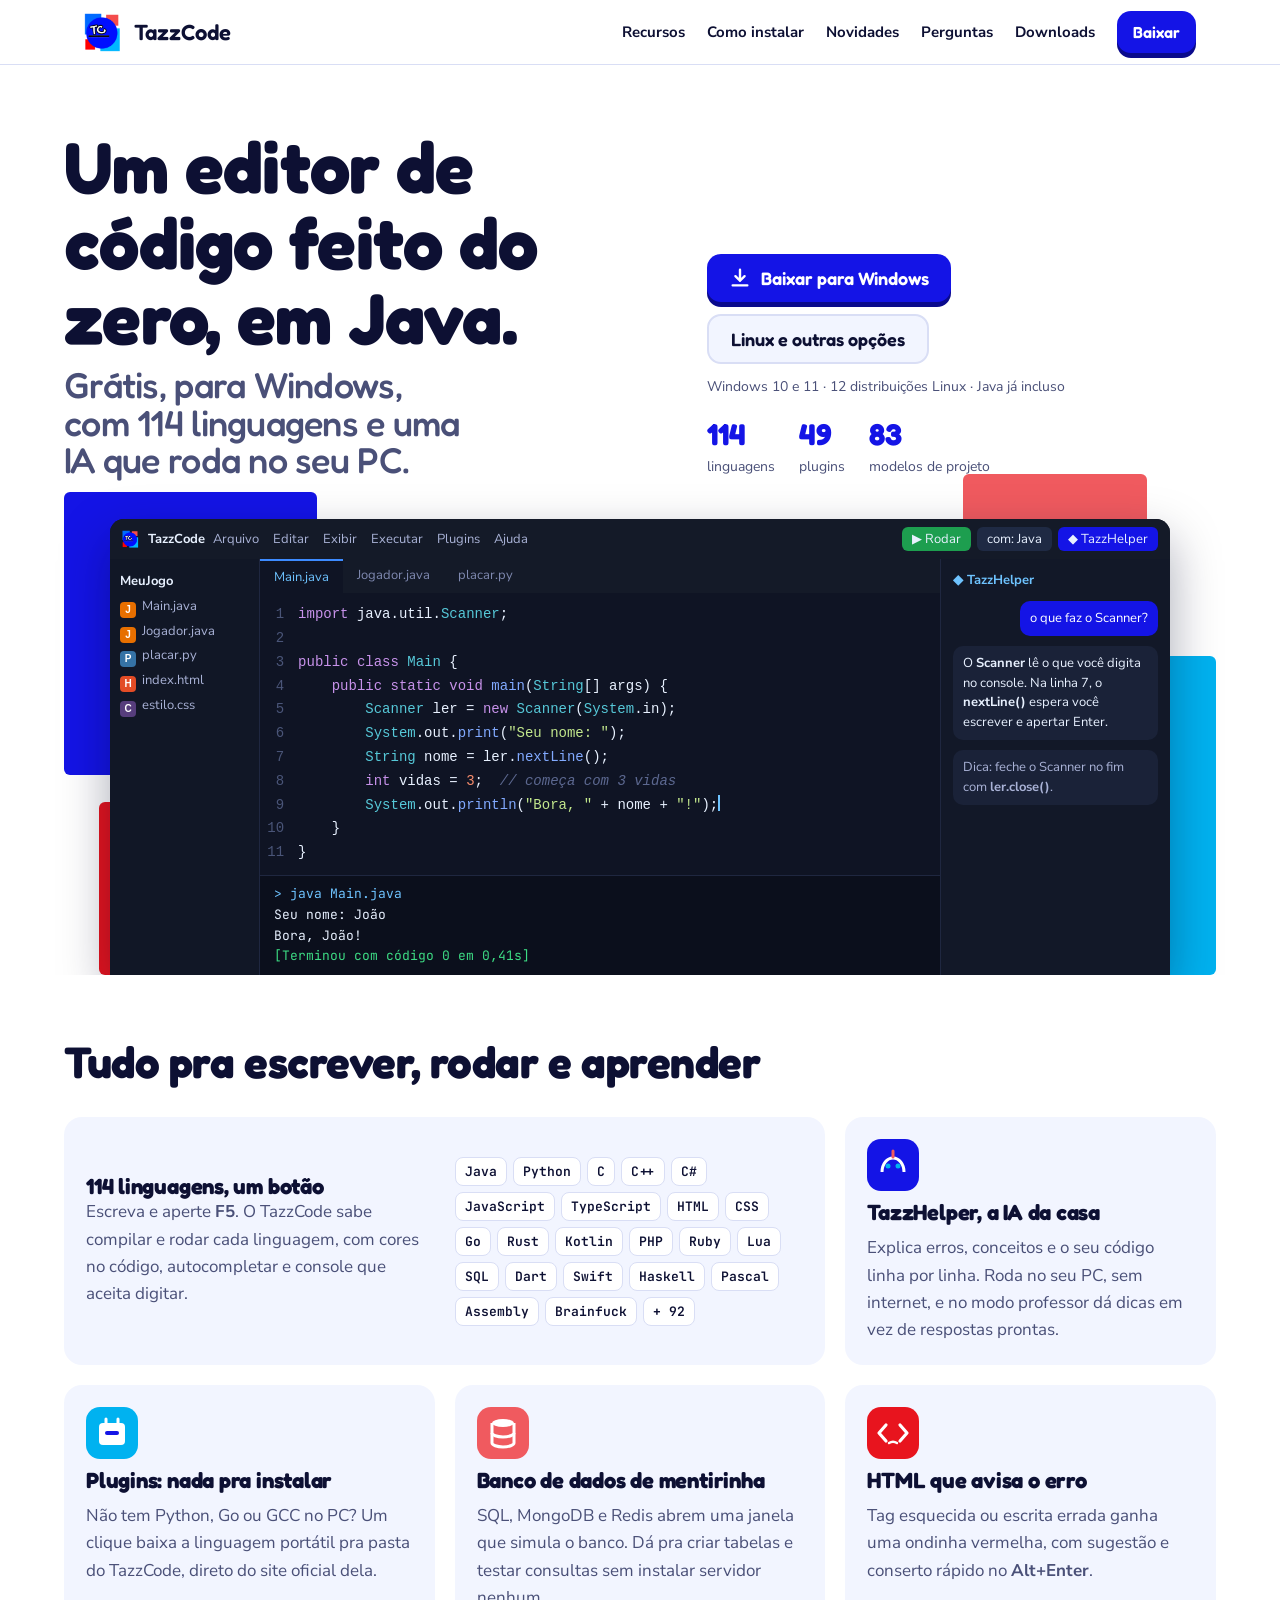
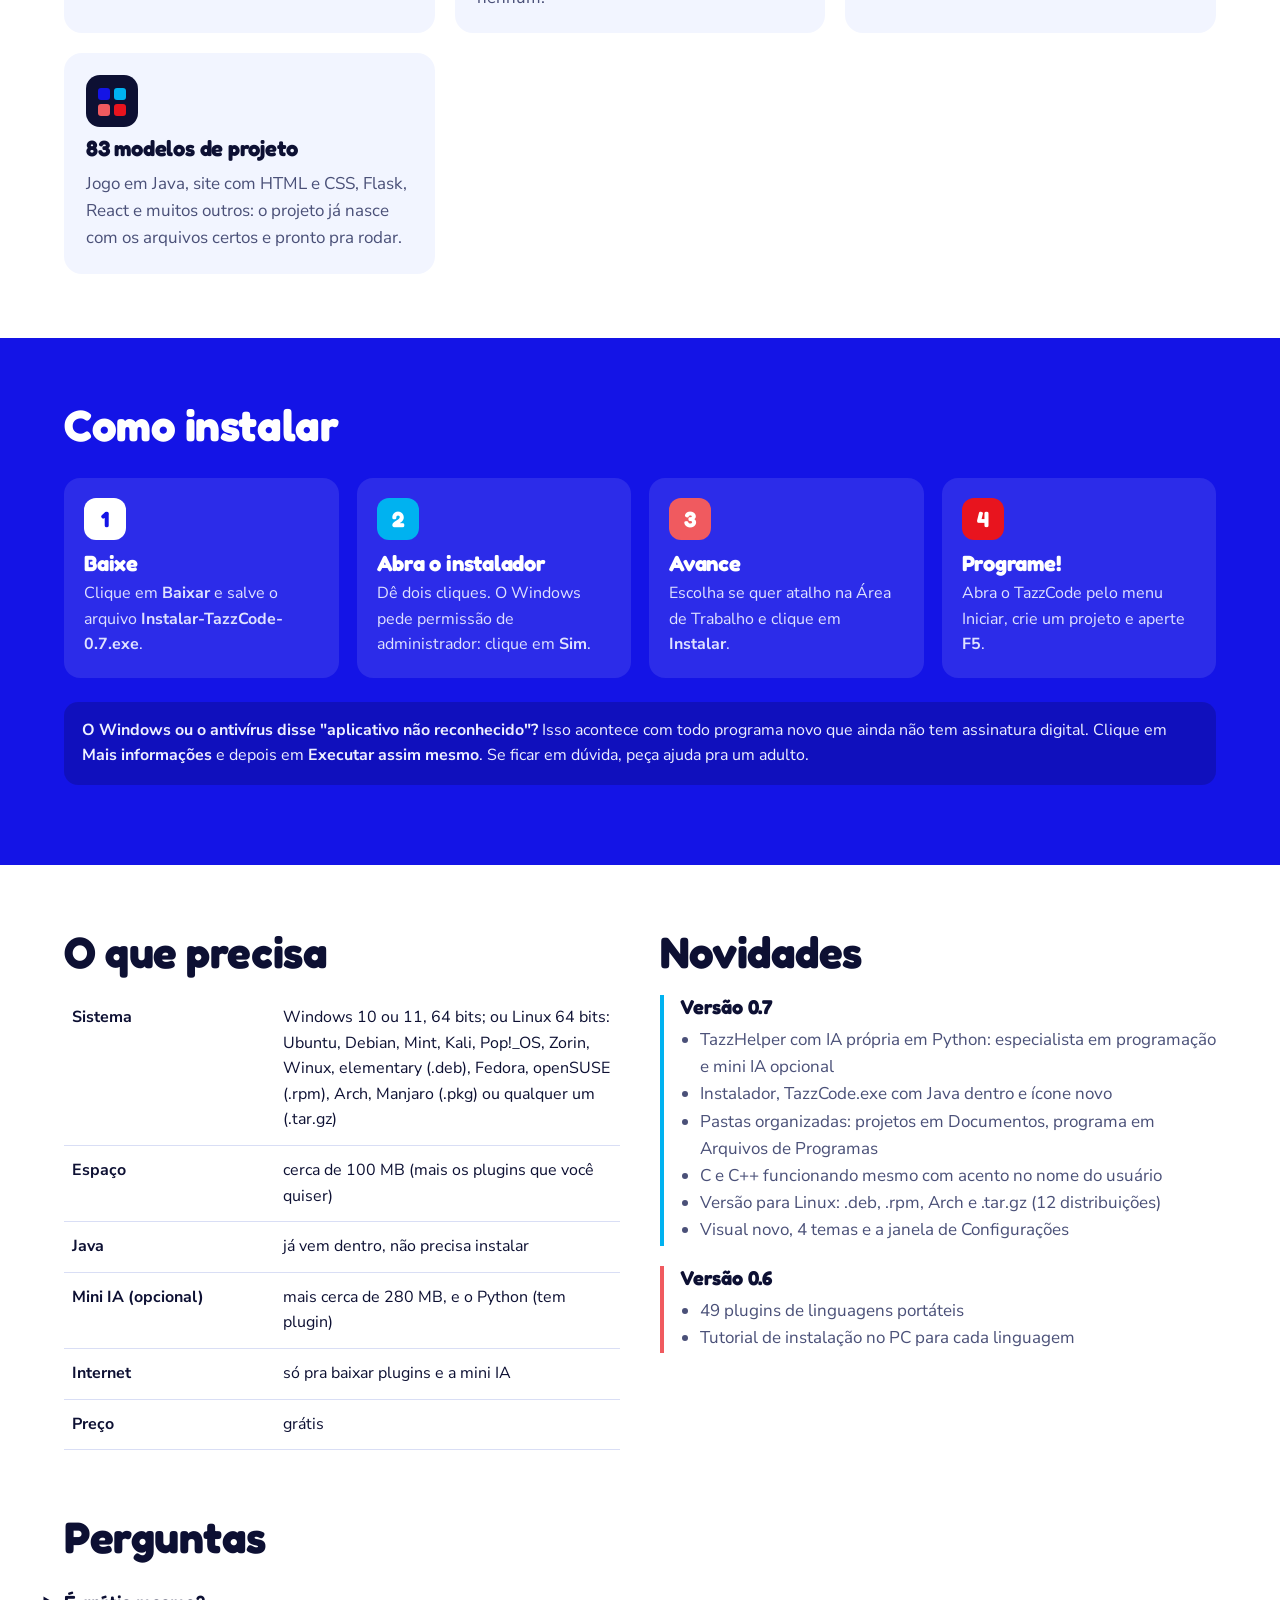
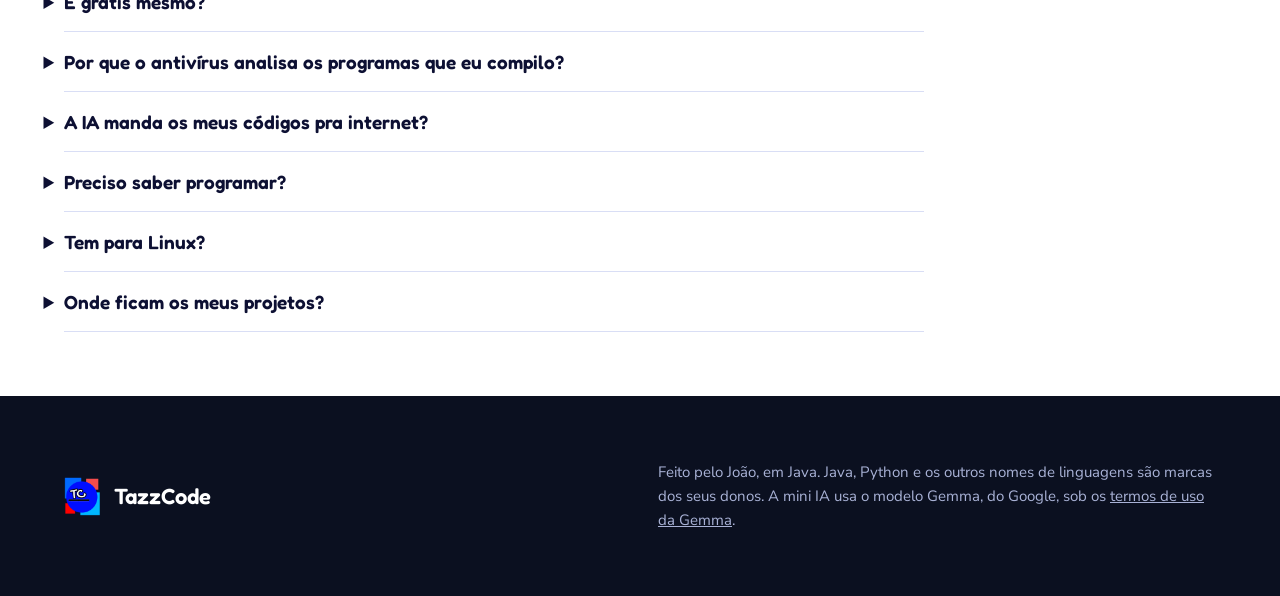
<file: site/index.html>
<!DOCTYPE html>
<html lang="pt-BR">
<head>
<meta charset="utf-8">
<meta name="viewport" content="width=device-width,initial-scale=1">
<title>TazzCode</title>
<meta name="description" content="TazzCode: editor de código grátis para Windows, com 114 linguagens, plugins e o TazzHelper, uma IA que roda no seu PC.">
<link rel="icon" type="image/png" href="img/logo.png">
<link rel="preconnect" href="https://fonts.googleapis.com">
<link rel="stylesheet" href="https://fonts.googleapis.com/css2?family=Fredoka:wght@500;600;700&family=Nunito+Sans:opsz,wght@6..12,400;6..12,700&family=JetBrains+Mono:wght@400;600&display=swap">
<link rel="stylesheet" href="css/estilo.css">
</head>
<body>

<nav><div class="in">
  <a class="marca" href="#topo"><img src="img/logo.png" alt="">TazzCode</a>
  <div class="links"><a href="#recursos">Recursos</a><a href="#instalar">Como instalar</a><a href="#novidades">Novidades</a><a href="#perguntas">Perguntas</a><a href="downloads.html">Downloads</a></div>
  <a class="btn pri" href="downloads.html" style="min-height:42px;padding:8px 16px;font-size:16px">Baixar</a>
</div></nav>

<header class="band hero" id="topo"><div class="in">
  <div class="topo">
    <h1>Um editor de código feito do zero, em Java.<span>Grátis, para Windows, com 114 linguagens e uma IA que roda no seu PC.</span></h1>
    <div class="acao">
      <a class="btn pri" href="downloads/Instalar-TazzCode-0.7.exe">
        <svg width="22" height="22" viewBox="0 0 24 24" aria-hidden="true"><path d="M12 3v12m0 0-5-5m5 5 5-5M4 20h16" stroke="#fff" stroke-width="2.6" fill="none" stroke-linecap="round" stroke-linejoin="round"/></svg>
        Baixar para Windows
      </a>
      <a class="btn sec" href="downloads.html#linux">Linux e outras opções</a>
      <small>Windows 10 e 11 · 12 distribuições Linux · Java já incluso</small>
      <div class="nums">
        <div><b>114</b><span>linguagens</span></div>
        <div><b>49</b><span>plugins</span></div>
        <div><b>83</b><span>modelos de projeto</span></div>
      </div>
    </div>
  </div>

  <div class="palco">
    <div class="bloco b1"></div><div class="bloco b2"></div><div class="bloco b3"></div><div class="bloco b4"></div>
    <div class="editor" role="img" aria-label="Tela do TazzCode com um código em Java, o console e o TazzHelper">
      <div class="e-barra">
        <img src="img/logo.png" alt=""><b style="color:#e8f1ff">TazzCode</b>
        <span class="menus"><span>Arquivo</span><span>Editar</span><span>Exibir</span><span>Executar</span><span>Plugins</span><span>Ajuda</span></span>
        <span class="run"><i class="v">▶ Rodar</i><i>com: Java</i><i class="h">◆ TazzHelper</i></span>
      </div>
      <div class="e-corpo">
        <div class="arv">
          <b>MeuJogo</b><br>
          <span class="l" style="background:#e76f00">J</span>Main.java<br>
          <span class="l" style="background:#e76f00">J</span>Jogador.java<br>
          <span class="l" style="background:#3572a5">P</span>placar.py<br>
          <span class="l" style="background:#e34c26">H</span>index.html<br>
          <span class="l" style="background:#563d7c">C</span>estilo.css
        </div>
        <div class="cod">
          <div class="abas"><span class="on">Main.java</span><span>Jogador.java</span><span>placar.py</span></div>
<pre class="c"><span class="ln">1</span><span class="k">import</span> java.util.<span class="t">Scanner</span>;
<span class="ln">2</span>
<span class="ln">3</span><span class="k">public class</span> <span class="t">Main</span> {
<span class="ln">4</span>    <span class="k">public static void</span> <span class="m">main</span>(<span class="t">String</span>[] args) {
<span class="ln">5</span>        <span class="t">Scanner</span> ler = <span class="k">new</span> <span class="t">Scanner</span>(<span class="t">System</span>.in);
<span class="ln">6</span>        <span class="t">System</span>.out.<span class="m">print</span>(<span class="s">"Seu nome: "</span>);
<span class="ln">7</span>        <span class="t">String</span> nome = ler.<span class="m">nextLine</span>();
<span class="ln">8</span>        <span class="k">int</span> vidas = <span class="n">3</span>;  <span class="cm">// começa com 3 vidas</span>
<span class="ln">9</span>        <span class="t">System</span>.out.<span class="m">println</span>(<span class="s">"Bora, "</span> + nome + <span class="s">"!"</span>);<span class="cursor"></span>
<span class="ln">10</span>    }
<span class="ln">11</span>}</pre>
          <div class="cons"><span class="az">&gt; java Main.java</span><br>Seu nome: João<br>Bora, João!<br><span class="ok">[Terminou com código 0 em 0,41s]</span></div>
        </div>
        <div class="helper">
          <div class="tt">◆ TazzHelper</div>
          <div class="msg eu">o que faz o Scanner?</div>
          <div class="msg">O <b>Scanner</b> lê o que você digita no console. Na linha 7, o <b>nextLine()</b> espera você escrever e apertar Enter.</div>
          <div class="msg" style="color:#a9b2d6">Dica: feche o Scanner no fim com <b>ler.close()</b>.</div>
        </div>
      </div>
    </div>
  </div>
</div></header>

<section class="band" id="recursos"><div class="in">
  <h2>Tudo pra escrever, rodar e aprender</h2>
  <div class="grade">
    <div class="card grande">
      <div>
        <h3>114 linguagens, um botão</h3>
        <p>Escreva e aperte <b>F5</b>. O TazzCode sabe compilar e rodar cada linguagem, com cores no código, autocompletar e console que aceita digitar.</p>
      </div>
      <div class="chips" id="chips"></div>
    </div>
    <div class="card">
      <svg class="ic" viewBox="0 0 52 52" aria-hidden="true"><rect width="52" height="52" rx="14" fill="#1414e6"/><path d="M15 33c0-8 5-14 11-14s11 6 11 14" stroke="#fff" stroke-width="3" fill="none"/><circle cx="21" cy="27" r="2.5" fill="#00b2f0"/><circle cx="31" cy="27" r="2.5" fill="#00b2f0"/><path d="M26 12v6" stroke="#f05a5f" stroke-width="3" stroke-linecap="round"/></svg>
      <h3>TazzHelper, a IA da casa</h3>
      <p>Explica erros, conceitos e o seu código linha por linha. Roda no seu PC, sem internet, e no modo professor dá dicas em vez de respostas prontas.</p>
    </div>
    <div class="card">
      <svg class="ic" viewBox="0 0 52 52" aria-hidden="true"><rect width="52" height="52" rx="14" fill="#00b2f0"/><rect x="13" y="16" width="26" height="22" rx="4" fill="#fff"/><path d="M20 16v-4M32 16v-4" stroke="#fff" stroke-width="3" stroke-linecap="round"/><rect x="19" y="24" width="14" height="4" rx="2" fill="#1414e6"/></svg>
      <h3>Plugins: nada pra instalar</h3>
      <p>Não tem Python, Go ou GCC no PC? Um clique baixa a linguagem portátil pra pasta do TazzCode, direto do site oficial dela.</p>
    </div>
    <div class="card">
      <svg class="ic" viewBox="0 0 52 52" aria-hidden="true"><rect width="52" height="52" rx="14" fill="#f05a5f"/><ellipse cx="26" cy="16" rx="11" ry="4" fill="#fff"/><path d="M15 16v20c0 2 5 4 11 4s11-2 11-4V16" fill="none" stroke="#fff" stroke-width="3"/><path d="M15 26c0 2 5 4 11 4s11-2 11-4" fill="none" stroke="#fff" stroke-width="3"/></svg>
      <h3>Banco de dados de mentirinha</h3>
      <p>SQL, MongoDB e Redis abrem uma janela que simula o banco. Dá pra criar tabelas e testar consultas sem instalar servidor nenhum.</p>
    </div>
    <div class="card">
      <svg class="ic" viewBox="0 0 52 52" aria-hidden="true"><rect width="52" height="52" rx="14" fill="#e8141e"/><path d="M19 18l-7 8 7 8M33 18l7 8-7 8" stroke="#fff" stroke-width="3.2" fill="none" stroke-linecap="round" stroke-linejoin="round"/><path d="M22 36c3-2 5-2 8 0" stroke="#fff" stroke-width="2.4" fill="none" stroke-linecap="round"/></svg>
      <h3>HTML que avisa o erro</h3>
      <p>Tag esquecida ou escrita errada ganha uma ondinha vermelha, com sugestão e conserto rápido no <b>Alt+Enter</b>.</p>
    </div>
    <div class="card">
      <svg class="ic" viewBox="0 0 52 52" aria-hidden="true"><rect width="52" height="52" rx="14" fill="#0d1033"/><rect x="12" y="13" width="12" height="12" rx="3" fill="#1414e6"/><rect x="28" y="13" width="12" height="12" rx="3" fill="#00b2f0"/><rect x="12" y="29" width="12" height="12" rx="3" fill="#f05a5f"/><rect x="28" y="29" width="12" height="12" rx="3" fill="#e8141e"/></svg>
      <h3>83 modelos de projeto</h3>
      <p>Jogo em Java, site com HTML e CSS, Flask, React e muitos outros: o projeto já nasce com os arquivos certos e pronto pra rodar.</p>
    </div>
  </div>
</div></section>

<section class="band azul" id="instalar"><div class="in">
  <h2>Como instalar</h2>
  <ol class="passos">
    <li><h3>Baixe</h3><p>Clique em <b>Baixar</b> e salve o arquivo <b>Instalar-TazzCode-0.7.exe</b>.</p></li>
    <li><h3>Abra o instalador</h3><p>Dê dois cliques. O Windows pede permissão de administrador: clique em <b>Sim</b>.</p></li>
    <li><h3>Avance</h3><p>Escolha se quer atalho na Área de Trabalho e clique em <b>Instalar</b>.</p></li>
    <li><h3>Programe!</h3><p>Abra o TazzCode pelo menu Iniciar, crie um projeto e aperte <b>F5</b>.</p></li>
  </ol>
  <p class="aviso"><b>O Windows ou o antivírus disse "aplicativo não reconhecido"?</b> Isso acontece com todo programa novo que ainda não tem assinatura digital. Clique em <b>Mais informações</b> e depois em <b>Executar assim mesmo</b>. Se ficar em dúvida, peça ajuda pra um adulto.</p>
</div></section>

<section class="band" id="novidades"><div class="in duas">
  <div>
    <h2>O que precisa</h2>
    <table>
      <tr><th>Sistema</th><td>Windows 10 ou 11, 64 bits; ou Linux 64 bits: Ubuntu, Debian, Mint, Kali, Pop!_OS, Zorin, Winux, elementary (.deb), Fedora, openSUSE (.rpm), Arch, Manjaro (.pkg) ou qualquer um (.tar.gz)</td></tr>
      <tr><th>Espaço</th><td>cerca de 100 MB (mais os plugins que você quiser)</td></tr>
      <tr><th>Java</th><td>já vem dentro, não precisa instalar</td></tr>
      <tr><th>Mini IA (opcional)</th><td>mais cerca de 280 MB, e o Python (tem plugin)</td></tr>
      <tr><th>Internet</th><td>só pra baixar plugins e a mini IA</td></tr>
      <tr><th>Preço</th><td>grátis</td></tr>
    </table>
  </div>
  <div>
    <h2>Novidades</h2>
    <div class="versao"><h3>Versão 0.7</h3><ul>
      <li>TazzHelper com IA própria em Python: especialista em programação e mini IA opcional</li>
      <li>Instalador, TazzCode.exe com Java dentro e ícone novo</li>
      <li>Pastas organizadas: projetos em Documentos, programa em Arquivos de Programas</li>
      <li>C e C++ funcionando mesmo com acento no nome do usuário</li>
      <li>Versão para Linux: .deb, .rpm, Arch e .tar.gz (12 distribuições)</li>
      <li>Visual novo, 4 temas e a janela de Configurações</li>
    </ul></div>
    <div class="versao" style="border-color:var(--coral)"><h3>Versão 0.6</h3><ul>
      <li>49 plugins de linguagens portáteis</li>
      <li>Tutorial de instalação no PC para cada linguagem</li>
    </ul></div>
  </div>
</div></section>

<section class="band" id="perguntas" style="padding-top:0"><div class="in" style="max-width:860px;margin-left:max(0px,calc((100% - 1240px)/2))">
  <h2 style="margin-bottom:12px">Perguntas</h2>
  <details><summary>É grátis mesmo?</summary><p>Sim. O TazzCode é grátis. Os plugins baixam as linguagens dos sites oficiais delas, que também são grátis.</p></details>
  <details><summary>Por que o antivírus analisa os programas que eu compilo?</summary><p>Quando você roda C, C++, Go ou Rust, o TazzCode cria um .exe novinho, feito a partir do seu código. O antivírus nunca viu esse arquivo, então analisa por alguns segundos. É normal. No TazzCode, o menu Ajuda explica como evitar isso.</p></details>
  <details><summary>A IA manda os meus códigos pra internet?</summary><p>Não. A IA do TazzCode roda no seu computador. Só se você escolher o cérebro "Claude pela internet" (que precisa de uma chave paga) as perguntas vão para fora.</p></details>
  <details><summary>Preciso saber programar?</summary><p>Não! O TazzCode foi feito por quem está aprendendo, pra quem está aprendendo. Ligue o modo professor do TazzHelper e ele te ajuda com dicas.</p></details>
  <details><summary>Tem para Linux?</summary><p>Tem! São 4 pacotes: <b>.deb</b> (Ubuntu, Debian, Mint, Kali, Pop!_OS, Zorin, Winux, elementary), <b>.rpm</b> (Fedora e openSUSE), <b>.pkg.tar.zst</b> (Arch e Manjaro) e <b>.tar.gz</b> pra qualquer outro. A página de downloads mostra o comando de cada um.</p></details>
  <details><summary>Onde ficam os meus projetos?</summary><p>Em Documentos\TazzCode\projetos. Os plugins e a mini IA ficam em C:\ProgramData\TazzCode.</p></details>
</div></section>

<footer class="band"><div class="in">
  <a class="marca" href="#topo"><img src="img/logo.png" alt="">TazzCode</a>
  <p>Feito pelo João, em Java. Java, Python e os outros nomes de linguagens são marcas dos seus donos. A mini IA usa o modelo Gemma, do Google, sob os <a href="https://ai.google.dev/gemma/terms">termos de uso da Gemma</a>.</p>
</div></footer>

<script src="js/site.js"></script>
</body>
</html>
</file>
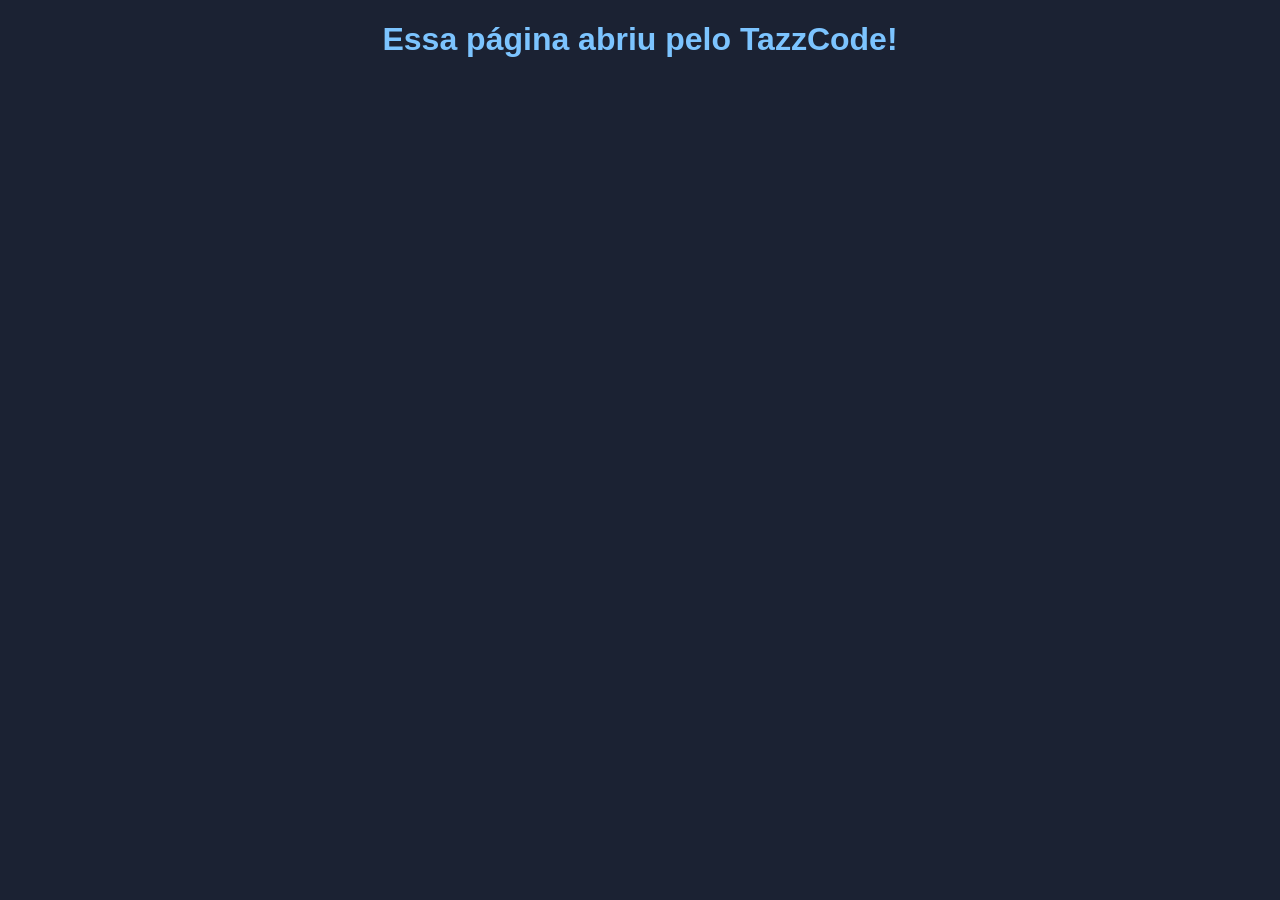
<file: exemplos/pagina.html>
<!DOCTYPE html>
<html lang="pt-br">
<head>
    <meta charset="UTF-8">
    <title>Teste do TazzCode</title>
    <style>
        body { background: #1B2233; color: white; font-family: sans-serif; text-align: center; }
        h1 { color: #7CC4FF; }
    </style>
</head>
<body>
    <h1>Essa página abriu pelo TazzCode!</h1>
</body>
</html>
</file>
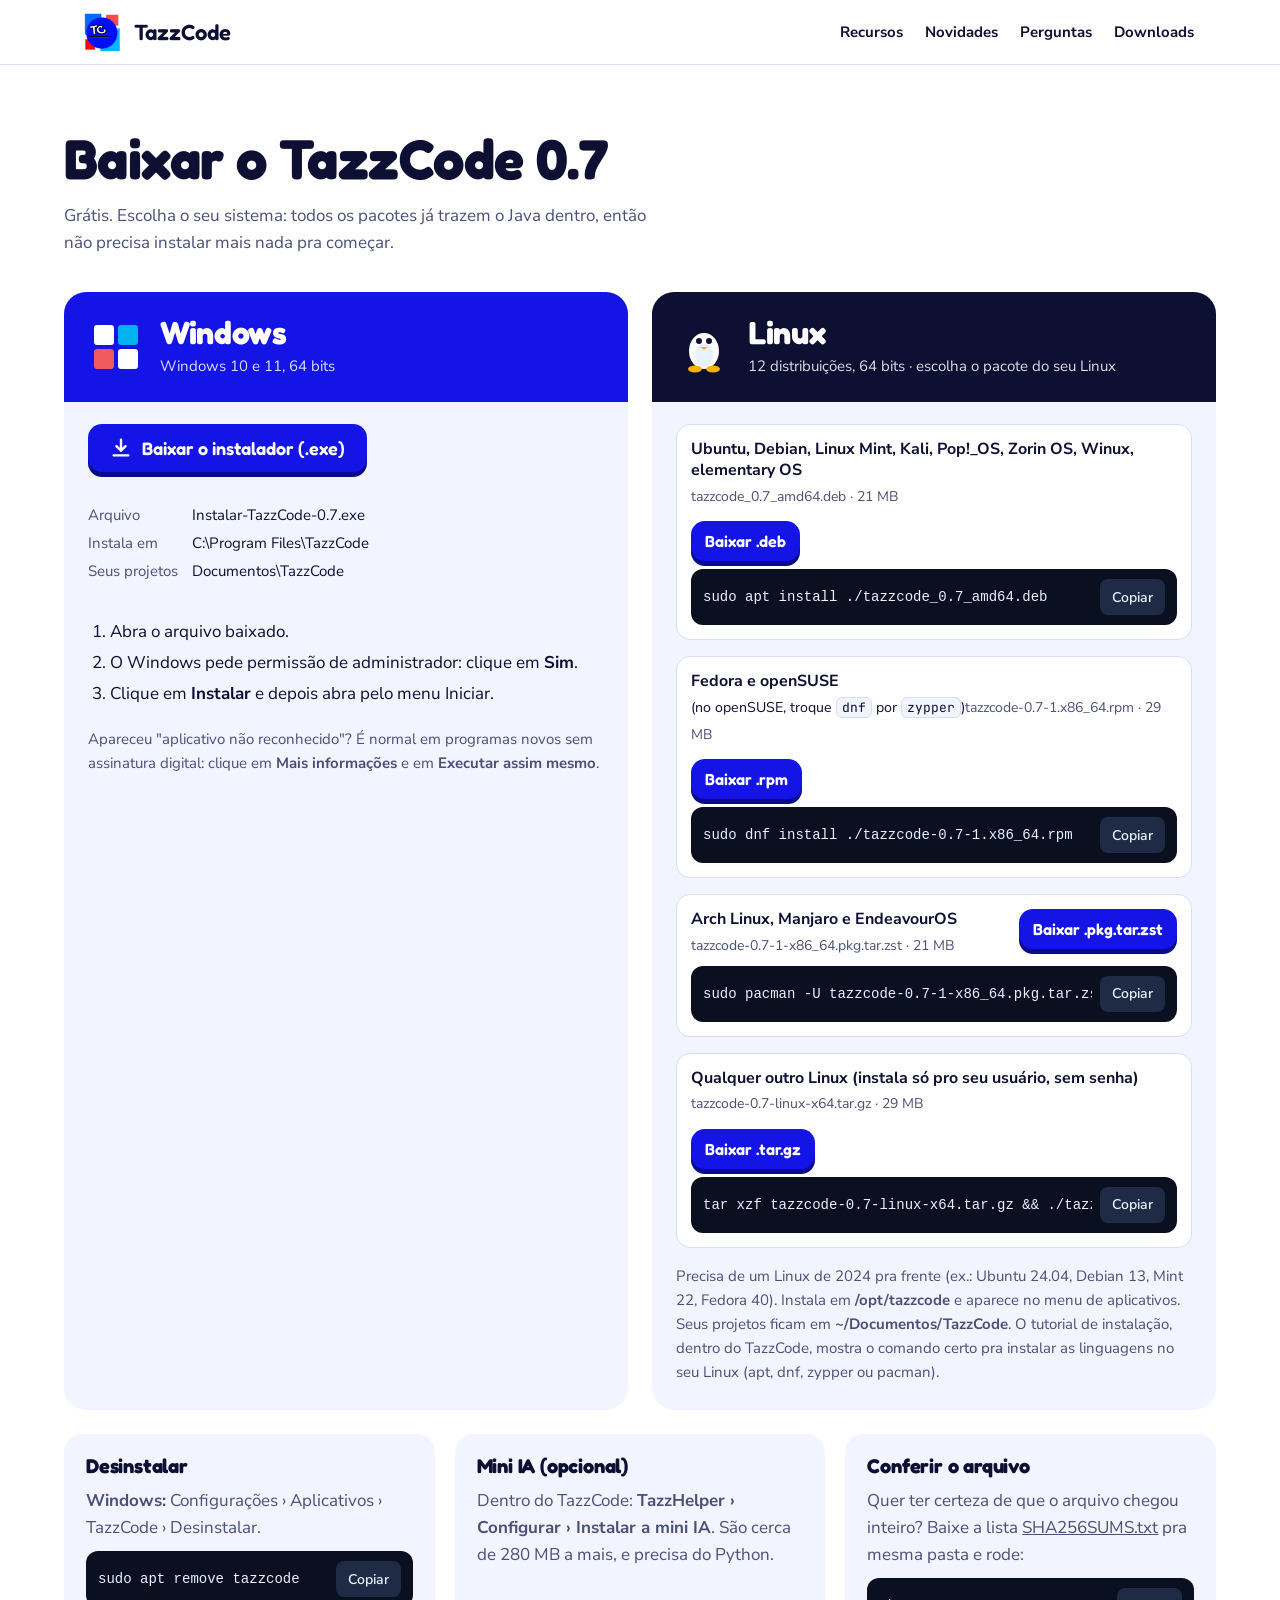
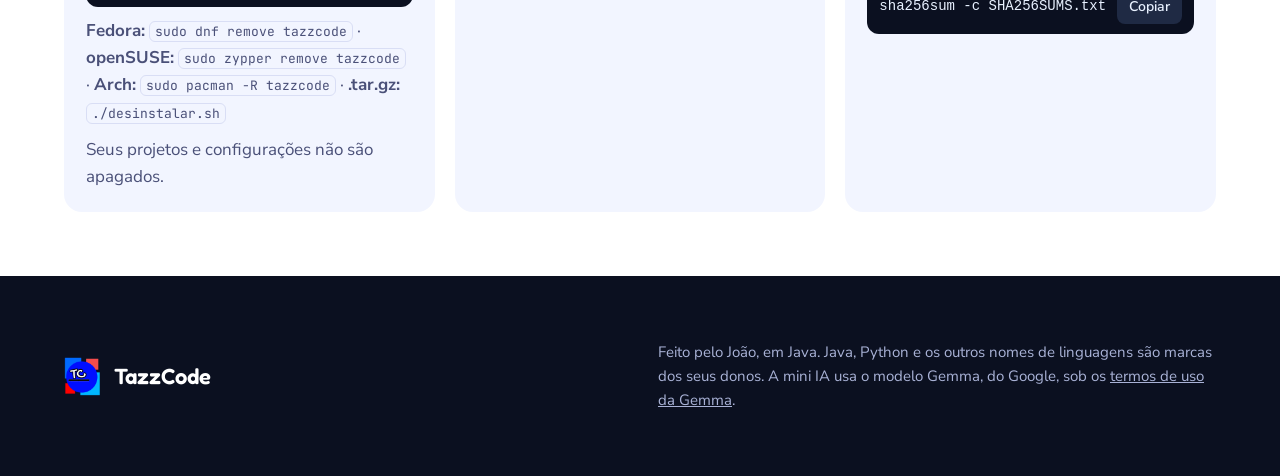
<file: site/downloads.html>
<!DOCTYPE html>
<html lang="pt-BR">
<head>
<meta charset="utf-8">
<meta name="viewport" content="width=device-width,initial-scale=1">
<title>Downloads do TazzCode</title>
<meta name="description" content="Baixe o TazzCode 0.7 para Windows ou Linux (Ubuntu, Debian, Mint, Kali, Pop!_OS, Zorin, Winux, elementary, Fedora, openSUSE, Arch e Manjaro).">
<link rel="icon" type="image/png" href="img/logo.png">
<link rel="preconnect" href="https://fonts.googleapis.com">
<link rel="stylesheet" href="https://fonts.googleapis.com/css2?family=Fredoka:wght@500;600;700&family=Nunito+Sans:opsz,wght@6..12,400;6..12,700&family=JetBrains+Mono:wght@400;600&display=swap">
<link rel="stylesheet" href="css/estilo.css">
</head>
<body>

<nav><div class="in">
  <a class="marca" href="index.html"><img src="img/logo.png" alt="">TazzCode</a>
  <div class="links"><a href="index.html#recursos">Recursos</a><a href="index.html#novidades">Novidades</a><a href="index.html#perguntas">Perguntas</a><a href="downloads.html">Downloads</a></div>
</div></nav>

<header class="band dl-topo" style="padding-bottom:28px"><div class="in">
  <h1>Baixar o TazzCode 0.7</h1>
  <p>Grátis. Escolha o seu sistema: todos os pacotes já trazem o Java dentro, então não precisa instalar mais nada pra começar.</p>
</div></header>

<section class="band" style="padding-top:0"><div class="in">
  <div class="sis">

    <article class="so win" id="windows">
      <div class="so-cab">
        <svg viewBox="0 0 56 56" aria-hidden="true"><rect x="6" y="6" width="20" height="20" rx="3" fill="#fff"/><rect x="30" y="6" width="20" height="20" rx="3" fill="#00b2f0"/><rect x="6" y="30" width="20" height="20" rx="3" fill="#f05a5f"/><rect x="30" y="30" width="20" height="20" rx="3" fill="#fff"/></svg>
        <div><h2>Windows</h2><span>Windows 10 e 11, 64 bits</span></div>
      </div>
      <div class="so-corpo">
        <a class="btn pri" href="downloads/Instalar-TazzCode-0.7.exe">
          <svg width="22" height="22" viewBox="0 0 24 24" aria-hidden="true"><path d="M12 3v12m0 0-5-5m5 5 5-5M4 20h16" stroke="#fff" stroke-width="2.6" fill="none" stroke-linecap="round" stroke-linejoin="round"/></svg>
          Baixar o instalador (.exe)
        </a>
        <dl class="arq">
          <dt>Arquivo</dt><dd>Instalar-TazzCode-0.7.exe</dd>
          <dt>Instala em</dt><dd>C:\Program Files\TazzCode</dd>
          <dt>Seus projetos</dt><dd>Documentos\TazzCode</dd>
        </dl>
        <ol>
          <li>Abra o arquivo baixado.</li>
          <li>O Windows pede permissão de administrador: clique em <b>Sim</b>.</li>
          <li>Clique em <b>Instalar</b> e depois abra pelo menu Iniciar.</li>
        </ol>
        <p class="nota">Apareceu "aplicativo não reconhecido"? É normal em programas novos sem assinatura digital: clique em <b>Mais informações</b> e em <b>Executar assim mesmo</b>.</p>
      </div>
    </article>

    <article class="so lin" id="linux">
      <div class="so-cab">
        <svg viewBox="0 0 56 56" aria-hidden="true"><ellipse cx="28" cy="32" rx="15" ry="18" fill="#fff"/><ellipse cx="28" cy="36" rx="9" ry="12" fill="#e8f1ff"/><circle cx="23" cy="22" r="3" fill="#0d1033"/><circle cx="33" cy="22" r="3" fill="#0d1033"/><path d="M24 28l4 3 4-3z" fill="#ffb000"/><ellipse cx="19" cy="50" rx="7" ry="3.5" fill="#ffb000"/><ellipse cx="37" cy="50" rx="7" ry="3.5" fill="#ffb000"/></svg>
        <div><h2>Linux</h2><span>12 distribuições, 64 bits · escolha o pacote do seu Linux</span></div>
      </div>
      <div class="so-corpo">
        <div class="pacote">
          <div class="pacote-topo">
            <div><b>Ubuntu, Debian, Linux Mint, Kali, Pop!_OS, Zorin OS, Winux, elementary OS</b><span>tazzcode_0.7_amd64.deb · 21 MB</span></div>
            <a class="btn pri peq" href="downloads/tazzcode_0.7_amd64.deb">Baixar .deb</a>
          </div>
          <div class="cmd"><code>sudo apt install ./tazzcode_0.7_amd64.deb</code><button type="button">Copiar</button></div>
        </div>
        <div class="pacote">
          <div class="pacote-topo">
            <div><b>Fedora e openSUSE</b> <small>(no openSUSE, troque <code class="mini">dnf</code> por <code class="mini">zypper</code>)</small><span>tazzcode-0.7-1.x86_64.rpm · 29 MB</span></div>
            <a class="btn pri peq" href="downloads/tazzcode-0.7-1.x86_64.rpm">Baixar .rpm</a>
          </div>
          <div class="cmd"><code>sudo dnf install ./tazzcode-0.7-1.x86_64.rpm</code><button type="button">Copiar</button></div>
        </div>
        <div class="pacote">
          <div class="pacote-topo">
            <div><b>Arch Linux, Manjaro e EndeavourOS</b><span>tazzcode-0.7-1-x86_64.pkg.tar.zst · 21 MB</span></div>
            <a class="btn pri peq" href="downloads/tazzcode-0.7-1-x86_64.pkg.tar.zst">Baixar .pkg.tar.zst</a>
          </div>
          <div class="cmd"><code>sudo pacman -U tazzcode-0.7-1-x86_64.pkg.tar.zst</code><button type="button">Copiar</button></div>
        </div>
        <div class="pacote">
          <div class="pacote-topo">
            <div><b>Qualquer outro Linux (instala só pro seu usuário, sem senha)</b><span>tazzcode-0.7-linux-x64.tar.gz · 29 MB</span></div>
            <a class="btn pri peq" href="downloads/tazzcode-0.7-linux-x64.tar.gz">Baixar .tar.gz</a>
          </div>
          <div class="cmd"><code>tar xzf tazzcode-0.7-linux-x64.tar.gz && ./tazzcode-0.7/instalar.sh</code><button type="button">Copiar</button></div>
        </div>
        <p class="nota">Precisa de um Linux de 2024 pra frente (ex.: Ubuntu 24.04, Debian 13, Mint 22, Fedora 40). Instala em <b>/opt/tazzcode</b> e aparece no menu de aplicativos. Seus projetos ficam em <b>~/Documentos/TazzCode</b>. O tutorial de instalação, dentro do TazzCode, mostra o comando certo pra instalar as linguagens no seu Linux (apt, dnf, zypper ou pacman).</p>
      </div>
    </article>

  </div>

  <div class="outras">
    <div class="card">
      <h3>Desinstalar</h3>
      <p><b>Windows:</b> Configurações › Aplicativos › TazzCode › Desinstalar.</p>
      <div class="cmd"><code>sudo apt remove tazzcode</code><button type="button">Copiar</button></div>
      <p><b>Fedora:</b> <code class="mini">sudo dnf remove tazzcode</code> · <b>openSUSE:</b> <code class="mini">sudo zypper remove tazzcode</code> · <b>Arch:</b> <code class="mini">sudo pacman -R tazzcode</code> · <b>.tar.gz:</b> <code class="mini">./desinstalar.sh</code></p>
      <p>Seus projetos e configurações não são apagados.</p>
    </div>
    <div class="card">
      <h3>Mini IA (opcional)</h3>
      <p>Dentro do TazzCode: <b>TazzHelper › Configurar › Instalar a mini IA</b>. São cerca de 280 MB a mais, e precisa do Python.</p>
    </div>
    <div class="card">
      <h3>Conferir o arquivo</h3>
      <p>Quer ter certeza de que o arquivo chegou inteiro? Baixe a lista <a href="downloads/SHA256SUMS.txt">SHA256SUMS.txt</a> pra mesma pasta e rode:</p>
      <div class="cmd"><code>sha256sum -c SHA256SUMS.txt --ignore-missing</code><button type="button">Copiar</button></div>
    </div>
  </div>
</div></section>

<footer class="band"><div class="in">
  <a class="marca" href="index.html"><img src="img/logo.png" alt="">TazzCode</a>
  <p>Feito pelo João, em Java. Java, Python e os outros nomes de linguagens são marcas dos seus donos. A mini IA usa o modelo Gemma, do Google, sob os <a href="https://ai.google.dev/gemma/terms">termos de uso da Gemma</a>.</p>
</div></footer>

<script src="js/site.js"></script>
</body>
</html>
</file>
<file: site/css/estilo.css>
/* Site do TazzCode - estilos */
/* VOICE occasion: um site de download feito por um jovem programador, alegre mas organizado
   IDEA a própria logo TC: quadrados coloridos atrás de um círculo azul; o site é feito de blocos assim
   PICTURE o editor TazzCode desenhado grande (abas, código colorido, console, painel do TazzHelper)
   COLOUR azul-real da logo, ciano, vermelho e coral como blocos; fundo branco / noite azul-escura
   TYPE Fredoka (letra redonda da logo) + Nunito Sans; JetBrains Mono no código
   LAYOUT laptop: título e botão em cima, editor largo embaixo cercado de blocos; celular: empilha */
:root{color-scheme:light dark;
--bg:light-dark(#ffffff,#0b1020);--ink:light-dark(#0d1033,#eef2ff);--fraco:light-dark(#4a5078,#a9b2d6);
--azul:#1414e6;--ciano:#00b2f0;--verm:#e8141e;--coral:#f05a5f;
--sup:light-dark(#f2f5ff,#141a33);--linha:light-dark(#d9def5,#262f55);
--ed:#0f1424;--ed2:#141a28;--edt:#e8f1ff}
:root[data-theme=light]{color-scheme:light}:root[data-theme=dark]{color-scheme:dark}
*{box-sizing:border-box;min-width:0}
html{scroll-padding-top:76px}
body{margin:0;background:var(--bg);color:var(--ink);font:17px/1.6 "Nunito Sans",system-ui,sans-serif;overflow-x:clip}
a{color:inherit}
img{max-width:100%}
h1,h2,h3{font-family:Fredoka,"Nunito Sans",sans-serif;line-height:1.05;letter-spacing:-.01em;text-wrap:balance;margin:0}
h2{font-size:clamp(30px,4vw,44px)}
h3{font-size:22px}
.band{padding:clamp(36px,5vw,72px) max(5vw,16px)}
.in{max-width:1240px;margin:0 auto}
/* topo */
nav{position:sticky;top:0;z-index:5;background:color-mix(in srgb,var(--bg) 92%,transparent);backdrop-filter:blur(8px);border-bottom:1px solid var(--linha)}
nav .in{display:flex;align-items:center;gap:20px;padding:10px max(5vw,16px);flex-wrap:wrap}
.marca{display:flex;align-items:center;gap:10px;font:600 22px Fredoka,sans-serif;text-decoration:none}
.marca img{width:40px;height:40px}
nav .links{display:flex;gap:18px;flex-wrap:wrap;margin-left:auto;font-weight:700;font-size:15px}
nav .links a{text-decoration:none;padding:10px 2px}
nav .links a:hover{color:var(--azul)}
/* botões */
.btn{display:inline-flex;align-items:center;gap:10px;min-height:48px;padding:12px 22px;border-radius:14px;font:600 18px Fredoka,sans-serif;text-decoration:none;border:0;cursor:pointer}
.btn.pri{background:var(--azul);color:#fff;box-shadow:0 5px 0 #0a0a8c}
.btn.pri:hover{transform:translateY(-2px);box-shadow:0 7px 0 #0a0a8c}
.btn.pri:active{transform:translateY(3px);box-shadow:0 2px 0 #0a0a8c}
.btn.sec{background:var(--sup);color:var(--ink);border:2px solid var(--linha)}
.btn:focus-visible{outline:3px solid var(--ciano);outline-offset:3px}
/* primeira tela */
.hero{position:relative;overflow:hidden;padding-bottom:0}
.hero .topo{display:grid;grid-template-columns:minmax(0,1.2fr) minmax(0,1fr);gap:32px;align-items:end;position:relative;z-index:1}
.hero h1{font-size:clamp(40px,6vw,72px)}
.hero h1 span{display:block;font-size:.5em;color:var(--fraco);font-weight:500;margin-top:10px}
.hero .acao{display:flex;flex-direction:column;gap:12px;align-items:flex-start}
.hero .acao small{color:var(--fraco);font-size:14px}
.nums{display:flex;gap:24px;flex-wrap:wrap;margin-top:6px}
.nums b{display:block;font:700 30px Fredoka,sans-serif;color:var(--azul)}
:root[data-theme=dark] .nums b{color:var(--ciano)}
@media(prefers-color-scheme:dark){:root:not([data-theme=light]) .nums b{color:var(--ciano)}}
.nums span{font-size:14px;color:var(--fraco)}
.palco{position:relative;margin-top:40px;padding:0 4% 0}
.bloco{position:absolute;border-radius:6px}
.b1{background:var(--azul);width:22%;height:62%;left:0;top:-6%}
.b2{background:var(--coral);width:16%;height:30%;right:6%;top:-10%}
.b3{background:var(--ciano);width:30%;height:70%;right:0;bottom:0}
.b4{background:var(--verm);width:12%;height:38%;left:3%;bottom:0}
/* o editor desenhado */
.editor{position:relative;z-index:1;background:var(--ed);color:var(--edt);border-radius:14px 14px 0 0;overflow:hidden;box-shadow:0 -2px 0 #2a3350 inset,0 20px 50px rgba(5,10,40,.35);font:14px/1.7 "JetBrains Mono",monospace}
.e-barra{display:flex;align-items:center;gap:8px;background:#141a28;padding:8px 12px;font:13px "Nunito Sans",sans-serif;color:#a9b2d6;flex-wrap:wrap}
.e-barra img{width:18px;height:18px}
.e-barra .menus{display:flex;gap:14px}
.e-barra .run{margin-left:auto;display:flex;gap:6px}
.e-barra .run i{font-style:normal;padding:3px 10px;border-radius:6px;background:#1f2a44;color:#e8f1ff}
.e-barra .run i.v{background:#1d9e4f}
.e-barra .run i.h{background:var(--azul)}
.e-corpo{display:grid;grid-template-columns:150px minmax(0,1fr) 230px;min-height:330px}
.arv{background:#111726;padding:10px;font:13px/1.9 "Nunito Sans",sans-serif;color:#a9b2d6;border-right:1px solid #1f2740}
.arv b{color:#e8f1ff}
.arv .l{display:inline-block;width:16px;height:16px;border-radius:4px;font:700 10px/16px sans-serif;text-align:center;color:#fff;margin-right:6px;vertical-align:-3px}
.cod{display:flex;flex-direction:column;min-height:0}
.abas{display:flex;background:#141a28;font:13px "Nunito Sans",sans-serif}
.abas span{padding:7px 14px;color:#7f89b0}
.abas span.on{background:var(--ed);color:#6ec3ff;border-top:2px solid #3d8bff}
pre.c{margin:0;padding:10px 0;overflow:hidden;white-space:pre;flex:1}
.ln{display:inline-block;width:38px;text-align:right;padding-right:14px;color:#4a5578}
.k{color:#c792ea}.t{color:#56c8d8}.s{color:#c3e88d}.m{color:#82aaff}.n{color:#f78c6c}.cm{color:#5c6890;font-style:italic}
.cons{background:#0b0f1c;border-top:1px solid #1f2740;padding:8px 14px;font-size:13px;line-height:1.6}
.cons .ok{color:#3ddc84}.cons .az{color:#6ec3ff}
.helper{background:#121828;border-left:1px solid #1f2740;padding:12px;font:13px/1.5 "Nunito Sans",sans-serif;display:flex;flex-direction:column;gap:10px}
.helper .tt{font-weight:700;color:#6ec3ff}
.helper .msg{background:#1a2238;border-radius:10px;padding:8px 10px}
.helper .eu{background:#1414e6;color:#fff;align-self:flex-end;max-width:85%}
.cursor{display:inline-block;width:2px;height:1.1em;background:#6ec3ff;vertical-align:-2px;animation:pisca 1s steps(1) infinite}
@keyframes pisca{50%{opacity:0}}
@media(prefers-reduced-motion:reduce){.cursor{animation:none}.btn.pri:hover{transform:none}}
/* recursos */
.grade{display:grid;grid-template-columns:repeat(3,minmax(0,1fr));gap:20px;margin-top:32px}
.card{background:var(--sup);border-radius:18px;padding:22px;display:flex;flex-direction:column;gap:10px}
.card p{margin:0;color:var(--fraco)}
.card .ic{width:52px;height:52px}
.card.grande{grid-column:span 2;display:grid;grid-template-columns:minmax(0,1fr) minmax(0,1fr);gap:20px;align-items:center}
.chips{display:flex;flex-wrap:wrap;gap:6px}
.chips span{font:600 13px "JetBrains Mono",monospace;padding:5px 9px;border-radius:8px;background:var(--bg);border:1px solid var(--linha)}
/* passos */
.azul{background:var(--azul);color:#fff}
.azul .fraco{color:#c8ccff}
.passos{display:grid;grid-template-columns:repeat(4,minmax(0,1fr));gap:18px;margin-top:30px;padding:0;list-style:none;counter-reset:p}
.passos li{background:rgba(255,255,255,.1);border-radius:16px;padding:20px;counter-increment:p}
.passos li::before{content:counter(p);display:grid;place-items:center;width:42px;height:42px;border-radius:12px;background:#fff;color:var(--azul);font:700 22px Fredoka,sans-serif;margin-bottom:12px}
.passos li:nth-child(2)::before{background:var(--ciano);color:#fff}
.passos li:nth-child(3)::before{background:var(--coral);color:#fff}
.passos li:nth-child(4)::before{background:var(--verm);color:#fff}
.passos p{margin:6px 0 0;color:#dfe2ff;font-size:16px}
.aviso{margin-top:24px;background:rgba(0,0,0,.18);border-radius:14px;padding:16px 18px;color:#eef0ff;font-size:16px}
/* requisitos e novidades */
.duas{display:grid;grid-template-columns:minmax(0,1fr) minmax(0,1fr);gap:40px}
table{width:100%;border-collapse:collapse;margin-top:18px;font-size:16px}
th,td{text-align:left;padding:12px 8px;border-bottom:1px solid var(--linha);vertical-align:top}
th{font-weight:700;width:38%}
.versao{border-left:4px solid var(--ciano);padding:2px 0 2px 16px;margin-top:20px}
.versao h3{font-size:20px}
.versao ul{margin:8px 0 0;padding-left:20px;color:var(--fraco)}
/* perguntas */
details{border-bottom:1px solid var(--linha);padding:4px 0}
summary{cursor:pointer;font:600 19px Fredoka,sans-serif;padding:14px 0;list-style-position:outside}
details p{margin:0 0 16px;color:var(--fraco);max-width:70ch}
footer{background:#0b1020;color:#a9b2d6;font-size:15px}
footer .in{display:flex;gap:24px;flex-wrap:wrap;align-items:center;justify-content:space-between}
footer .marca{color:#fff}
footer p{margin:0;max-width:62ch}
@media(max-width:980px){.e-corpo{grid-template-columns:120px minmax(0,1fr)}.helper{display:none}.passos{grid-template-columns:repeat(2,minmax(0,1fr))}}
@media(max-width:760px){.hero .topo,.duas,.card.grande{grid-template-columns:minmax(0,1fr)}.grade{grid-template-columns:minmax(0,1fr)}.card.grande{grid-column:auto}nav .links{display:none}}
@media(max-width:520px){.e-corpo{grid-template-columns:minmax(0,1fr)}.arv{display:none}.e-barra .menus{display:none}.passos{grid-template-columns:minmax(0,1fr)}.editor{font-size:12px}.ln{width:26px;padding-right:8px}}

/* ---------- página de downloads ---------- */
.dl-topo h1{font-size:clamp(36px,5vw,56px)}
.dl-topo p{color:var(--fraco);max-width:60ch;margin:14px 0 0}
.sis{display:grid;grid-template-columns:repeat(2,minmax(0,1fr));gap:24px;margin-top:8px}
.so{border-radius:22px;overflow:hidden;background:var(--sup);display:flex;flex-direction:column}
.so-cab{padding:24px;color:#fff;display:flex;gap:16px;align-items:center}
.so-cab svg{flex:none;width:56px;height:56px}
.so-cab h2{font-size:32px}
.so-cab span{display:block;opacity:.85;font-size:15px;margin-top:4px}
.win .so-cab{background:var(--azul)}
.lin .so-cab{background:#0d1033}
.so-corpo{padding:22px 24px 26px;display:flex;flex-direction:column;gap:16px;flex:1}
.so-corpo .btn{align-self:flex-start}
.arq{display:grid;grid-template-columns:auto minmax(0,1fr);gap:4px 14px;font-size:15px}
.arq dt{color:var(--fraco)}
.arq dd{margin:0;overflow-wrap:anywhere}
.so ol{margin:0;padding-left:22px}
.so ol li{margin:4px 0}
.cmd{display:flex;align-items:center;gap:8px;background:#0b1020;color:#e8f1ff;border-radius:12px;padding:10px 12px;font:14px "JetBrains Mono",monospace}
.cmd code{flex:1;overflow-x:auto;white-space:nowrap}
.cmd button{flex:none;min-height:36px;padding:6px 12px;border-radius:8px;border:0;background:#1f2a44;color:#e8f1ff;font:600 14px "Nunito Sans",sans-serif;cursor:pointer}
.cmd button:focus-visible{outline:3px solid var(--ciano)}
.hash{font:12px "JetBrains Mono",monospace;color:var(--fraco);overflow-wrap:anywhere}
.nota{font-size:15px;color:var(--fraco);margin:0}
.outras{display:grid;grid-template-columns:repeat(3,minmax(0,1fr));gap:20px;margin-top:24px}
.outras .card h3{font-size:20px}
@media(max-width:860px){.sis,.outras{grid-template-columns:minmax(0,1fr)}}

/* pacotes do Linux */
.pacote{display:flex;flex-direction:column;gap:8px;padding:14px;border:1px solid var(--linha);border-radius:14px;background:var(--bg)}
.pacote-topo{display:flex;justify-content:space-between;align-items:center;gap:12px;flex-wrap:wrap}
.pacote-topo b{display:block;font-size:16px;line-height:1.35}
.pacote-topo span{font-size:14px;color:var(--fraco)}
.btn.peq{min-height:40px;padding:8px 14px;font-size:16px}
code.mini{font:13px "JetBrains Mono",monospace;background:var(--sup);border:1px solid var(--linha);border-radius:6px;padding:1px 5px;white-space:nowrap}
</file>
